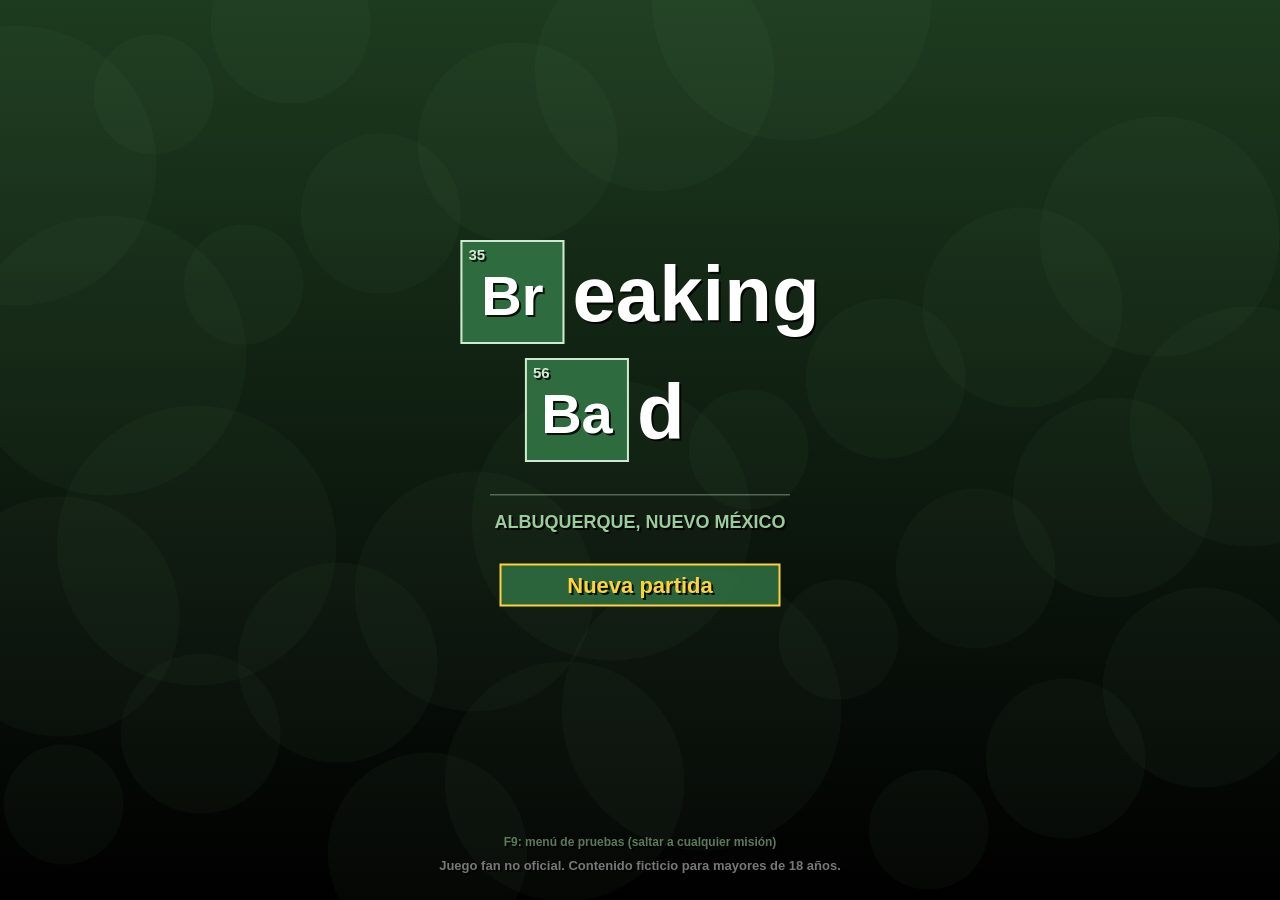
<file: index.html>
<!DOCTYPE html>
<html lang="es">
<head>
<meta charset="utf-8">
<meta name="viewport" content="width=device-width, initial-scale=1">
<title>Heisenberg: Albuquerque</title>
<link rel="stylesheet" href="css/style.css">
</head>
<body>
<canvas id="c"></canvas>
<!-- Orden de carga importante: todos comparten el ámbito global -->
<script src="maps/abq.js"></script>
<script src="js/world/mapcodec.js"></script>
<script src="js/core/config.js"></script>
<script src="js/world/geography.js"></script>
<script src="js/core/state.js"></script>
<script src="js/world/navigation.js"></script>
<script src="js/core/input.js"></script>
<script src="js/systems/audio.js"></script>
<script src="js/game/dialogue.js"></script>
<script src="js/cutscenes/shots.js"></script>
<script src="js/game/minigames.js"></script>
<script src="js/game/missions.js"></script>
<script src="js/missions/t1.js"></script>
<script src="js/missions/t2.js"></script>
<script src="js/missions/t3.js"></script>
<script src="js/missions/t4.js"></script>
<script src="js/missions/t5a.js"></script>
<script src="js/missions/t5b.js"></script>
<script src="js/missions/minigames.js"></script>
<script src="js/missions/side.js"></script>
<script src="js/game/devmenu.js"></script>
<script src="js/game/story.js"></script>
<script src="js/game/cooking.js"></script>
<script src="js/game/shop.js"></script>
<script src="js/game/combat.js"></script>
<script src="js/game/weapons.js"></script>
<script src="js/game/peds.js"></script>
<script src="js/core/update.js"></script>
<script src="js/world/vehicles.js"></script>
<script src="js/systems/save.js"></script>
<script src="js/render/render.js"></script>
<script src="js/render/hud.js"></script>
<script src="js/render/portraits.js"></script>
<script src="js/render/title.js"></script>
<script src="js/render/pausemap.js"></script>
<script src="js/cutscenes/engine.js"></script>
<script src="js/cutscenes/t1.js"></script>
<script src="js/cutscenes/t2.js"></script>
<script src="js/cutscenes/t3.js"></script>
<script src="js/cutscenes/t4.js"></script>
<script src="js/cutscenes/t5.js"></script>
<script src="js/interiors/interiors.js"></script>
<script src="js/interiors/plans.js"></script>
<script src="js/main.js"></script>
</body>
</html>
</file>
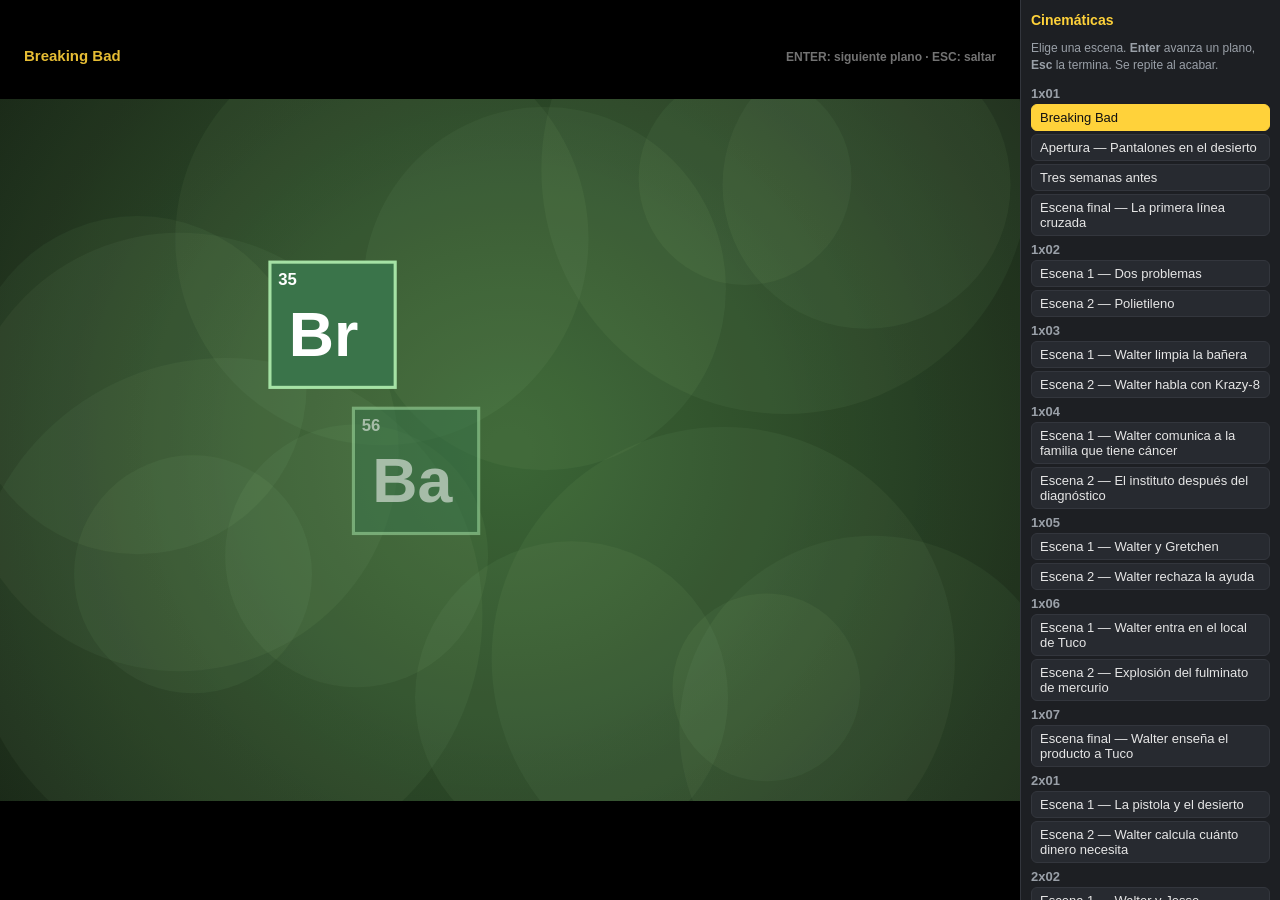
<file: tools/cinematicas.html>
<!DOCTYPE html>
<html lang="es">
<head>
<meta charset="utf-8">
<meta name="viewport" content="width=device-width, initial-scale=1">
<title>Visor de cinemáticas</title>
<style>
  :root{ --bg:#111214; --panel:#1d1f23; --line:#33363d; --text:#e6e6e6; --muted:#9aa0a8; --accent:#ffd23a; }
  html,body{margin:0;height:100%;background:var(--bg);color:var(--text);font:13px "Segoe UI",Arial,sans-serif;overflow:hidden}
  #c{position:absolute;left:0;top:0;width:calc(100% - 260px);height:100%;display:block}
  #side{position:absolute;right:0;top:0;bottom:0;width:260px;background:var(--panel);border-left:1px solid var(--line);overflow:auto;padding:10px;box-sizing:border-box}
  h1{font-size:14px;color:var(--accent);margin:2px 0 8px}
  .ep{margin:6px 0 2px;font-weight:700;color:var(--muted)}
  button{display:block;width:100%;text-align:left;font:inherit;color:var(--text);background:#272a30;border:1px solid var(--line);border-radius:6px;padding:5px 8px;margin:3px 0;cursor:pointer}
  button:hover{border-color:#5a6270} button.on{background:var(--accent);color:#111;border-color:var(--accent)}
  .hint{color:var(--muted);font-size:12px;line-height:1.4}
</style>
</head>
<body>
<canvas id="c"></canvas>
<div id="side"><h1>Cinemáticas</h1><p class="hint">Elige una escena. <b>Enter</b> avanza un plano, <b>Esc</b> la termina. Se repite al acabar.</p><div id="list"></div></div>
<script src="../maps/abq.js"></script>
<script src="../js/world/mapcodec.js"></script>
<script>
// el visor solo necesita el canvas: se sustituye el del juego por el de esta página
document.getElementById('c').id='c';
</script>
<script src="../js/core/config.js"></script>
<script>
  // tamaño del canvas descontando el panel lateral
  function resize(){ VW=cv.width=innerWidth-260; VH=cv.height=innerHeight; }
  resize();
</script>
<script src="../js/core/input.js"></script>
<script src="../js/systems/audio.js"></script>
<script src="../js/game/dialogue.js"></script>
<script src="../js/render/portraits.js"></script>
<script src="../js/render/render.js"></script>
<script src="../js/render/hud.js"></script>
<script src="../js/cutscenes/shots.js"></script>
<script src="../js/cutscenes/engine.js"></script>
<script src="../js/cutscenes/t1.js"></script>
<script src="../js/cutscenes/t2.js"></script>
<script src="../js/cutscenes/t3.js"></script>
<script src="../js/cutscenes/t4.js"></script>
<script src="../js/cutscenes/t5.js"></script>
<script src="../js/game/missions.js"></script>
<script src="../js/missions/t1.js"></script>
<script src="../js/missions/t2.js"></script>
<script src="../js/missions/t3.js"></script>
<script src="../js/missions/t4.js"></script>
<script src="../js/missions/t5a.js"></script>
<script src="../js/missions/t5b.js"></script>
<script>
// escenas que están dentro de las misiones (pasos 'cine'): también se listan, como "1x07 · misión"
for(const M of MISSIONS) for(const S of M.steps) if(S.scenes&&S.scenes.length){ const k=M.code+' · misión'; CUTSCENES[k]=(CUTSCENES[k]||[]).concat(S.scenes); }
</script>
<script>
"use strict";
// estado mínimo para las cinemáticas (el capítulo decide el aspecto de Walter)
var G={mi:0,clock:12*60,cine:null};
function heisLook(){ return G.mi>=ORDER.indexOf('2x01') && G.mi<ORDER.indexOf('5x15'); }
function missionIdx(c){ return ORDER.indexOf(c); }
const ORDER=Object.keys(CUTSCENES);
let cur=null;
function play(code,si){
  cur={code,si}; G.mi=ORDER.indexOf(code.split(' ')[0]);
  for(const b of document.querySelectorAll('#list button')) b.classList.toggle('on',b.dataset.k===code+'/'+si);
  const sc=(CUTSCENES[code]||[]).slice(si,si+1); if(!sc.length||!sc[0].shots||!sc[0].shots.length) return;
  playCutscene(sc,()=>setTimeout(()=>play(code,si),50));
}
const list=document.getElementById('list');
for(const code of ORDER){ const d=document.createElement('div'); d.className='ep'; d.textContent=code; list.appendChild(d);
  CUTSCENES[code].forEach((sc,si)=>{ const b=document.createElement('button'); b.dataset.k=code+'/'+si; b.textContent=sc.title.replace(/^\S+ · /,''); b.onclick=()=>play(code,si); list.appendChild(b); }); }
// parámetros: #cine=4x06&scene=1&shot=0&t=2 congela ese plano (para capturas)
const q=new URLSearchParams(location.hash.slice(1));
if(q.get('cine')){ play(q.get('cine'),+(q.get('scene')||0)); G.cine.shi=+(q.get('shot')||0); G.cine.t=+(q.get('t')||1.5); G.cine.hold=true; }
else play(ORDER[0],0);
let last=performance.now();
function loop(now){ const dt=Math.min(0.05,(now-last)/1000); last=now;
  if(G.cine){ updateCine(dt); if(G.cine) drawCine(now/1000); }
  for(const k in pressed) delete pressed[k]; mouse.clicked=false; requestAnimationFrame(loop); }
requestAnimationFrame(loop);
</script>
</body>
</html>
</file>
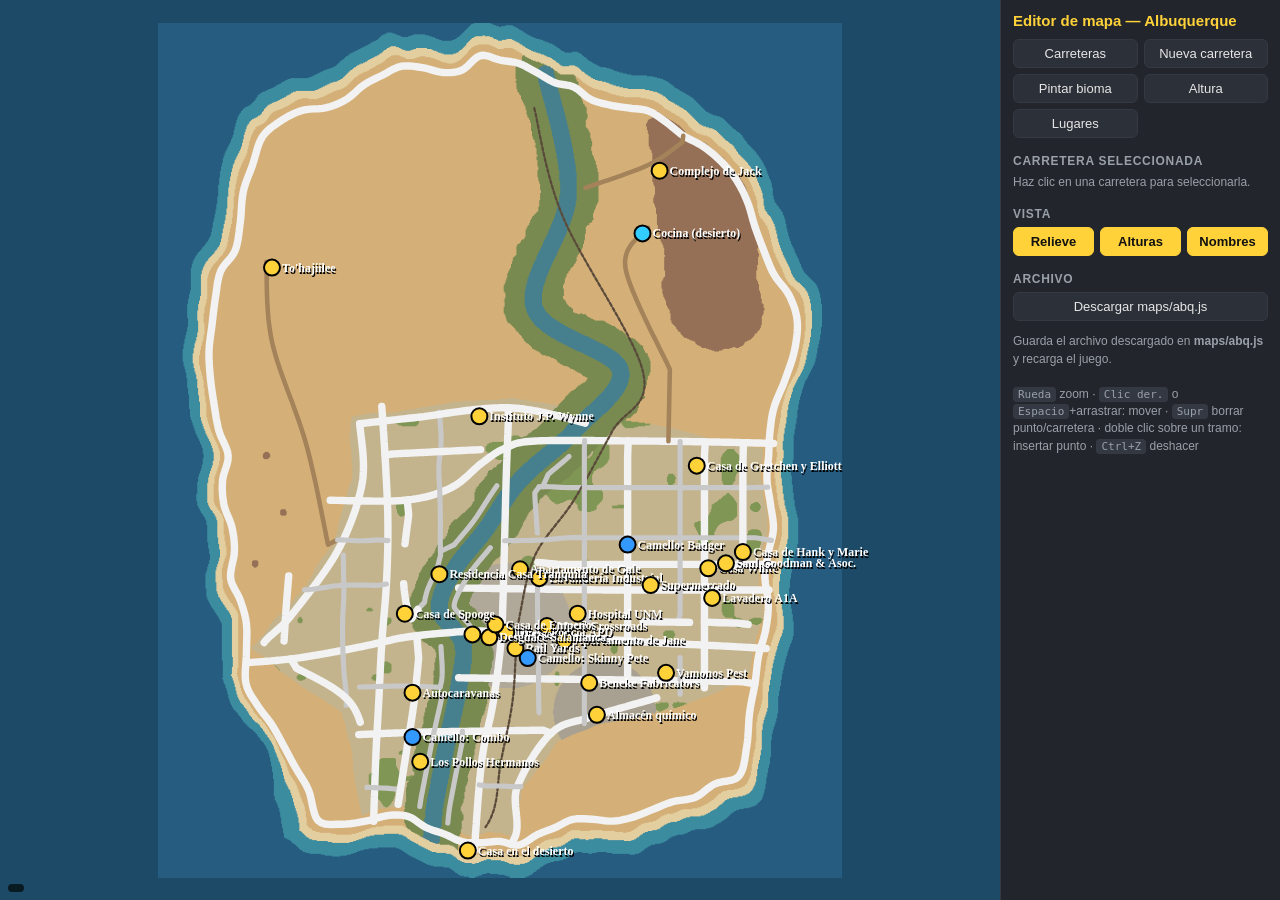
<file: tools/editor.html>
<!DOCTYPE html>
<html lang="es">
<head>
<meta charset="utf-8">
<meta name="viewport" content="width=device-width, initial-scale=1">
<title>Editor de mapa</title>
<style>
  :root{ --bg:#16181c; --panel:#22252b; --line:#353a42; --text:#e6e6e6; --muted:#9aa0a8; --accent:#ffd23a; }
  html,body{margin:0;height:100%;background:var(--bg);color:var(--text);font:13px "Segoe UI",Arial,sans-serif;overflow:hidden}
  #cv{position:absolute;left:0;top:0;width:calc(100% - 280px);height:100%;display:block;cursor:crosshair}
  #side{position:absolute;right:0;top:0;bottom:0;width:280px;background:var(--panel);border-left:1px solid var(--line);overflow:auto;padding:12px;box-sizing:border-box}
  h1{font-size:15px;margin:0 0 10px;color:var(--accent)}
  h2{font-size:12px;text-transform:uppercase;letter-spacing:.06em;color:var(--muted);margin:16px 0 6px}
  .tools{display:grid;grid-template-columns:1fr 1fr;gap:6px}
  button,select,input{font:inherit;color:var(--text);background:#2c3038;border:1px solid var(--line);border-radius:6px;padding:6px 8px}
  button{cursor:pointer} button:hover{border-color:#5a6270}
  button.on{background:var(--accent);color:#111;border-color:var(--accent);font-weight:600}
  label{display:block;margin:6px 0 2px;color:var(--muted)}
  input,select{width:100%;box-sizing:border-box}
  .row{display:flex;gap:6px} .row>*{flex:1}
  .swatches{display:grid;grid-template-columns:1fr 1fr;gap:4px}
  .sw{display:flex;align-items:center;gap:6px;padding:4px 6px;border:1px solid var(--line);border-radius:6px;cursor:pointer;font-size:12px}
  .sw i{width:14px;height:14px;border-radius:3px;flex:none}
  .sw.on{outline:2px solid var(--accent)}
  .hint{color:var(--muted);font-size:12px;line-height:1.45}
  kbd{background:#333842;border:1px solid var(--line);border-radius:4px;padding:0 4px;font-size:11px}
  #status{position:absolute;left:8px;bottom:8px;background:rgba(0,0,0,.65);padding:4px 8px;border-radius:6px;font-size:12px;pointer-events:none}
</style>
</head>
<body>
<canvas id="cv"></canvas>
<div id="status"></div>
<div id="side">
  <h1>Editor de mapa — Albuquerque</h1>
  <div class="tools" id="tools">
    <button data-t="select">Carreteras</button>
    <button data-t="newroad">Nueva carretera</button>
    <button data-t="biome">Pintar bioma</button>
    <button data-t="height">Altura</button>
    <button data-t="places">Lugares</button>
  </div>

  <div id="p-select">
    <h2>Carretera seleccionada</h2>
    <div id="roadPanel" class="hint">Haz clic en una carretera para seleccionarla.</div>
  </div>
  <div id="p-newroad" hidden>
    <h2>Nueva carretera</h2>
    <label>Tipo</label>
    <select id="newKind"><option value="street">Calle</option><option value="main">Avenida</option><option value="hwy">Autopista</option><option value="ramp">Rampa</option><option value="dirt">Tierra</option><option value="rail">Vía de tren</option></select>
    <label>Altura de los puntos (vacío = siguen el terreno)</label>
    <input id="newZ" type="number" step="0.5" placeholder="suelo">
    <p class="hint">Clic para añadir puntos. <kbd>Enter</kbd> termina, <kbd>Esc</kbd> cancela.</p>
  </div>
  <div id="p-biome" hidden>
    <h2>Bioma</h2>
    <div class="swatches" id="swatches"></div>
    <label>Tamaño del pincel: <span id="bsv"></span></label>
    <input id="bsize" type="range" min="16" max="1200" step="16" value="240">
  </div>
  <div id="p-height" hidden>
    <h2>Altura del terreno</h2>
    <div class="row"><button data-hm="raise" class="on">Subir</button><button data-hm="lower">Bajar</button><button data-hm="flat">Fijar</button></div>
    <label>Valor para "Fijar"</label><input id="hval" type="number" value="0" step="0.5">
    <label>Tamaño del pincel: <span id="hsv"></span></label>
    <input id="hsize" type="range" min="64" max="2400" step="32" value="480">
    <label>Fuerza</label><input id="hstr" type="range" min="0.1" max="3" step="0.1" value="1">
  </div>
  <div id="p-places" hidden>
    <h2>Lugares</h2>
    <p class="hint">Arrastra un lugar para moverlo. El juego lo coloca junto a la calle más cercana.</p>
    <div id="placeInfo" class="hint"></div>
  </div>

  <h2>Vista</h2>
  <div class="row"><button id="vShade" class="on">Relieve</button><button id="vLevels" class="on">Alturas</button><button id="vNames" class="on">Nombres</button></div>
  <h2>Archivo</h2>
  <button id="save" style="width:100%">Descargar maps/abq.js</button>
  <p class="hint">Guarda el archivo descargado en <b>maps/abq.js</b> y recarga el juego.<br><br>
  <kbd>Rueda</kbd> zoom · <kbd>Clic der.</kbd> o <kbd>Espacio</kbd>+arrastrar: mover · <kbd>Supr</kbd> borrar punto/carretera · doble clic sobre un tramo: insertar punto · <kbd>Ctrl+Z</kbd> deshacer</p>
</div>

<script src="../maps/abq.js"></script>
<script src="../js/world/mapcodec.js"></script>
<script>
"use strict";
const cv=document.getElementById('cv'), ctx=cv.getContext('2d');
let L=decodeMap(MAP);
const KCOL={hwy:'#e8b23a',main:'#f2f2f2',street:'#c8c8c8',ramp:'#f0a040',dirt:'#a4825a',rail:'#5a4a3a'};
const KW={hwy:180,main:130,street:90,ramp:110,dirt:80,rail:40};
let view={x:MAP.w/2,y:MAP.h/2,z:Math.min((innerWidth-280)/MAP.w,innerHeight/MAP.h)*0.95};
let tool='select', sel=null, selPt=-1, drag=null, building=null, hmode='raise', show={shade:true,levels:true,names:true};
const undo=[];
function snapshot(){ undo.push(JSON.stringify({roads:MAP.roads,places:MAP.places})); if(undo.length>60) undo.shift(); }

// ---------- capa de bioma/relieve pre-renderizada ----------
const bioCv=document.createElement('canvas'); bioCv.width=MAP.biome.cols; bioCv.height=MAP.biome.rows;
const bctx=bioCv.getContext('2d'); let bimg=bctx.createImageData(bioCv.width,bioCv.height);
function paintBiomeCells(i0,j0,i1,j1){
  const B=MAP.biome;
  i0=Math.max(0,i0); j0=Math.max(0,j0); i1=Math.min(B.cols-1,i1); j1=Math.min(B.rows-1,j1);
  for(let j=j0;j<=j1;j++) for(let i=i0;i<=i1;i++){
    const b=BIOMES[L.biome[j*B.cols+i]]||BIOMES[0], x=(i+.5)*B.cell, y=(j+.5)*B.cell;
    let k=1;
    if(show.shade&&!b.water){ const h0=mapHeight(MAP,L,x,y), hx=mapHeight(MAP,L,x+48,y), hy=mapHeight(MAP,L,x,y+48); k=Math.max(0.55,Math.min(1.35,1+((h0-hx)+(h0-hy))*0.06)); }
    const o=(j*B.cols+i)*4; bimg.data[o]=b.col[0]*k; bimg.data[o+1]=b.col[1]*k; bimg.data[o+2]=b.col[2]*k; bimg.data[o+3]=255;
  }
  bctx.putImageData(bimg,0,0);
}
paintBiomeCells(0,0,MAP.biome.cols,MAP.biome.rows);

// ---------- utilidades ----------
const W2S=(x,y)=>[(x-view.x)*view.z+cv.width/2,(y-view.y)*view.z+cv.height/2];
const S2W=(x,y)=>[(x-cv.width/2)/view.z+view.x,(y-cv.height/2)/view.z+view.y];
function segD(px,py,a,b){ const dx=b[0]-a[0],dy=b[1]-a[1],l=dx*dx+dy*dy; let t=l?((px-a[0])*dx+(py-a[1])*dy)/l:0; t=Math.max(0,Math.min(1,t)); return [Math.hypot(px-a[0]-dx*t,py-a[1]-dy*t),t]; }
function zOf(p){ return p[2]!==undefined&&p[2]!==null ? p[2] : mapHeight(MAP,L,p[0],p[1]); }
function pickRoad(x,y){ let best=null,bd=40/view.z+20,bi=-1; for(const r of MAP.roads) for(let i=0;i<r.pts.length-1;i++){ const [d]=segD(x,y,r.pts[i],r.pts[i+1]); if(d<bd){bd=d;best=r;bi=i;} } return best?{r:best,i:bi}:null; }
function pickPoint(r,x,y){ let bi=-1,bd=12/view.z; r.pts.forEach((p,i)=>{ const d=Math.hypot(p[0]-x,p[1]-y); if(d<bd){bd=d;bi=i;} }); return bi; }

// ---------- dibujo ----------
function draw(){
  cv.width=cv.clientWidth; cv.height=cv.clientHeight;
  ctx.fillStyle='#1d4a66'; ctx.fillRect(0,0,cv.width,cv.height);
  ctx.save(); ctx.translate(cv.width/2,cv.height/2); ctx.scale(view.z,view.z); ctx.translate(-view.x,-view.y);
  ctx.imageSmoothingEnabled=view.z<0.5; ctx.drawImage(bioCv,0,0,MAP.w,MAP.h);
  ctx.lineCap='round'; ctx.lineJoin='round';
  for(const r of MAP.roads){
    ctx.strokeStyle=r===sel?'#4fc3ff':KCOL[r.kind]||'#fff'; ctx.lineWidth=Math.max(KW[r.kind]||80,2/view.z)*(r===sel?1.15:1);
    if(r.kind==='rail') ctx.setLineDash([60,40]);
    ctx.beginPath(); r.pts.forEach((p,i)=>i?ctx.lineTo(p[0],p[1]):ctx.moveTo(p[0],p[1])); ctx.stroke(); ctx.setLineDash([]);
  }
  // tramos elevados (puentes) en naranja/rojo según la altura sobre el terreno
  if(show.levels) for(const r of MAP.roads) for(let i=0;i<r.pts.length-1;i++){
    const a=r.pts[i], b=r.pts[i+1], ha=zOf(a)-mapHeight(MAP,L,a[0],a[1]), hb=zOf(b)-mapHeight(MAP,L,b[0],b[1]), h=(ha+hb)/2;
    if(h<1.5) continue; ctx.strokeStyle=`rgba(255,${Math.max(40,200-h*16)},40,.9)`; ctx.lineWidth=Math.max((KW[r.kind]||80)*0.35,2/view.z);
    ctx.beginPath(); ctx.moveTo(a[0],a[1]); ctx.lineTo(b[0],b[1]); ctx.stroke(); }
  // puntos de la carretera seleccionada
  if(sel){ for(let i=0;i<sel.pts.length;i++){ const p=sel.pts[i]; ctx.fillStyle=i===selPt?'#ff4fa0':(p[2]!==undefined?'#ff9a2a':'#fff'); ctx.beginPath(); ctx.arc(p[0],p[1],(i===selPt?7:4.5)/view.z,0,7); ctx.fill(); } }
  if(building){ ctx.strokeStyle='#4fc3ff'; ctx.lineWidth=3/view.z; ctx.setLineDash([10/view.z,8/view.z]); ctx.beginPath(); building.pts.forEach((p,i)=>i?ctx.lineTo(p[0],p[1]):ctx.moveTo(p[0],p[1])); if(mouseW) ctx.lineTo(mouseW[0],mouseW[1]); ctx.stroke(); ctx.setLineDash([]); }
  // lugares
  const all=Object.entries(MAP.places).concat([['cook',Object.assign({name:'Cocina (desierto)'},MAP.cook)]]).concat(MAP.dealers.map((d,i)=>['dealer'+i,{x:d[0],y:d[1],name:d[2]}]));
  for(const [k,p] of all){ ctx.fillStyle=k==='cook'?'#3cf':k.startsWith('dealer')?'#39f':'#ffd23a'; ctx.strokeStyle='#000'; ctx.lineWidth=2/view.z; ctx.beginPath(); ctx.arc(p.x,p.y,8/view.z,0,7); ctx.fill(); ctx.stroke();
    if(show.names){ ctx.font=`bold ${12/view.z}px Segoe UI`; ctx.fillStyle='#000'; ctx.fillText(p.name,p.x+11/view.z,p.y+5/view.z+1/view.z); ctx.fillStyle='#fff'; ctx.fillText(p.name,p.x+10/view.z,p.y+4/view.z); } }
  // pincel
  if(mouseW&&(tool==='biome'||tool==='height')){ const r=tool==='biome'?+bsize.value/2:+hsize.value/2; ctx.strokeStyle='#fff'; ctx.lineWidth=1.5/view.z; ctx.beginPath(); ctx.arc(mouseW[0],mouseW[1],r,0,7); ctx.stroke(); }
  ctx.restore();
  if(mouseW){ const b=BIOMES[mapBiome(MAP,L,mouseW[0],mouseW[1])]; status.textContent=`x ${mouseW[0]|0}  y ${mouseW[1]|0}  ·  ${b?b.name:''}  ·  altura ${mapHeight(MAP,L,mouseW[0],mouseW[1]).toFixed(1)}`; }
}
let dirty=true; (function loop(){ if(dirty){ draw(); dirty=false; } requestAnimationFrame(loop); })();
addEventListener('resize',()=>dirty=true);

// ---------- panel de carretera ----------
function roadPanel(){
  const el=document.getElementById('roadPanel');
  if(!sel){ el.innerHTML='Haz clic en una carretera para seleccionarla.'; return; }
  const p=sel.pts[selPt];
  el.innerHTML=`<label>Nombre</label><input id="rName" value="${sel.name.replace(/"/g,'&quot;')}">
    <label>Tipo</label><select id="rKind">${Object.keys(KW).map(k=>`<option ${k===sel.kind?'selected':''}>${k}</option>`).join('')}</select>
    <p class="hint">${sel.pts.length} puntos. ${p?`Punto ${selPt}:`:'Selecciona un punto para editar su altura.'}</p>
    ${p?`<label>Altura del punto (vacío = terreno ${mapHeight(MAP,L,p[0],p[1]).toFixed(1)})</label><input id="pZ" type="number" step="0.5" value="${p[2]??''}">
    <div class="row" style="margin-top:6px"><button id="zRange">Aplicar a los siguientes 10</button></div>`:''}
    <div class="row" style="margin-top:8px"><button id="rDel">Borrar carretera</button></div>`;
  rName.oninput=()=>{ sel.name=rName.value; };
  rKind.onchange=()=>{ snapshot(); sel.kind=rKind.value; dirty=true; };
  rDel.onclick=()=>{ snapshot(); MAP.roads.splice(MAP.roads.indexOf(sel),1); sel=null; roadPanel(); dirty=true; };
  if(p){ pZ.onchange=()=>{ snapshot(); if(pZ.value==='') delete p[2]; else p[2]=+pZ.value; dirty=true; };
    zRange.onclick=()=>{ snapshot(); for(let i=selPt;i<Math.min(sel.pts.length,selPt+11);i++){ if(pZ.value==='') delete sel.pts[i][2]; else sel.pts[i][2]=+pZ.value; } dirty=true; }; }
}

// ---------- herramientas ----------
for(const b of document.querySelectorAll('#tools button')) b.onclick=()=>setTool(b.dataset.t);
function setTool(t){ tool=t; building=null; for(const b of document.querySelectorAll('#tools button')) b.classList.toggle('on',b.dataset.t===t);
  for(const p of ['select','newroad','biome','height','places']) document.getElementById('p-'+p).hidden=p!==t; dirty=true; }
setTool('select');
let curBiome=7;
const sw=document.getElementById('swatches');
for(const b of BIOMES){ const d=document.createElement('div'); d.className='sw'; d.innerHTML=`<i style="background:rgb(${b.col})"></i>${b.name}`; d.onclick=()=>{ curBiome=b.id; for(const x of sw.children) x.classList.remove('on'); d.classList.add('on'); }; sw.appendChild(d); if(b.id===curBiome) d.classList.add('on'); }
for(const b of document.querySelectorAll('[data-hm]')) b.onclick=()=>{ hmode=b.dataset.hm; for(const x of document.querySelectorAll('[data-hm]')) x.classList.toggle('on',x===b); };
const bsv=document.getElementById('bsv'), hsv=document.getElementById('hsv');
bsize.oninput=()=>bsv.textContent=bsize.value; hsize.oninput=()=>hsv.textContent=hsize.value; bsize.oninput(); hsize.oninput();
for(const [id,key] of [['vShade','shade'],['vLevels','levels'],['vNames','names']]) document.getElementById(id).onclick=e=>{ show[key]=!show[key]; e.target.classList.toggle('on',show[key]); if(key==='shade') paintBiomeCells(0,0,1e9,1e9); dirty=true; };

function paintBiome(x,y){
  const B=MAP.biome, r=+bsize.value/2, i0=Math.floor((x-r)/B.cell), i1=Math.floor((x+r)/B.cell), j0=Math.floor((y-r)/B.cell), j1=Math.floor((y+r)/B.cell);
  for(let j=Math.max(0,j0);j<=Math.min(B.rows-1,j1);j++) for(let i=Math.max(0,i0);i<=Math.min(B.cols-1,i1);i++)
    if(Math.hypot((i+.5)*B.cell-x,(j+.5)*B.cell-y)<=r) L.biome[j*B.cols+i]=curBiome;
  paintBiomeCells(i0,j0,i1,j1);
}
function paintHeight(x,y){
  const H=MAP.height, r=+hsize.value/2, s=+hstr.value;
  for(let j=Math.max(0,Math.floor((y-r)/H.cell));j<=Math.min(H.rows-1,Math.floor((y+r)/H.cell));j++)
  for(let i=Math.max(0,Math.floor((x-r)/H.cell));i<=Math.min(H.cols-1,Math.floor((x+r)/H.cell));i++){
    const d=Math.hypot((i+.5)*H.cell-x,(j+.5)*H.cell-y); if(d>r) continue; const f=1-d/r, k=j*H.cols+i;
    const target=(+hval.value-H.offset)/H.scale;
    let v=L.height[k];
    if(hmode==='raise') v+=s*f*4; else if(hmode==='lower') v-=s*f*4; else v+=(target-v)*Math.min(1,s*f*0.5);
    L.height[k]=Math.max(0,Math.min(255,Math.round(v)));
  }
  const B=MAP.biome; paintBiomeCells(Math.floor((x-r)/B.cell)-4,Math.floor((y-r)/B.cell)-4,Math.floor((x+r)/B.cell)+4,Math.floor((y+r)/B.cell)+4);
}
function placeAt(x,y){ let best=null,bd=20/view.z;
  for(const [k,p] of Object.entries(MAP.places)){ const d=Math.hypot(p.x-x,p.y-y); if(d<bd){bd=d;best=p;} }
  { const d=Math.hypot(MAP.cook.x-x,MAP.cook.y-y); if(d<bd){bd=d;best=MAP.cook;} }
  MAP.dealers.forEach(dl=>{ const d=Math.hypot(dl[0]-x,dl[1]-y); if(d<bd){bd=d;best={dealer:dl};} });
  return best; }

// ---------- ratón ----------
let mouseW=null, pan=null, space=false, painting=false;
cv.addEventListener('contextmenu',e=>e.preventDefault());
cv.addEventListener('wheel',e=>{ e.preventDefault(); const [wx,wy]=S2W(e.offsetX,e.offsetY); view.z*=Math.exp(-e.deltaY*0.0012); view.z=Math.max(0.02,Math.min(4,view.z)); const [nx,ny]=S2W(e.offsetX,e.offsetY); view.x+=wx-nx; view.y+=wy-ny; dirty=true; },{passive:false});
cv.addEventListener('mousedown',e=>{
  const [x,y]=S2W(e.offsetX,e.offsetY);
  if(e.button===2||e.button===1||space){ pan={sx:e.offsetX,sy:e.offsetY,vx:view.x,vy:view.y}; return; }
  if(tool==='select'){
    if(sel){ const i=pickPoint(sel,x,y); if(i>=0){ selPt=i; snapshot(); drag={pt:sel.pts[i]}; roadPanel(); dirty=true; return; } }
    const h=pickRoad(x,y); sel=h?h.r:null; selPt=-1; roadPanel(); dirty=true;
  } else if(tool==='newroad'){
    if(!building) building={id:Math.max(0,...MAP.roads.map(r=>r.id))+1,name:'Nueva carretera',kind:newKind.value,pts:[]};
    const p=[Math.round(x),Math.round(y)]; if(newZ.value!=='') p.push(+newZ.value); building.pts.push(p); dirty=true;
  } else if(tool==='biome'){ painting=true; paintBiome(x,y); dirty=true; }
  else if(tool==='height'){ painting=true; paintHeight(x,y); dirty=true; }
  else if(tool==='places'){ const p=placeAt(x,y); if(p){ snapshot(); drag={place:p}; placeInfo.textContent=p.name||'Camello'; } }
});
cv.addEventListener('dblclick',e=>{ if(tool!=='select'||!sel) return; const [x,y]=S2W(e.offsetX,e.offsetY);
  for(let i=0;i<sel.pts.length-1;i++){ const [d,t]=segD(x,y,sel.pts[i],sel.pts[i+1]); if(d<30/view.z+10){ snapshot(); const a=sel.pts[i],b=sel.pts[i+1], p=[Math.round(a[0]+(b[0]-a[0])*t),Math.round(a[1]+(b[1]-a[1])*t)];
    if(a[2]!==undefined&&b[2]!==undefined) p.push(+(a[2]+(b[2]-a[2])*t).toFixed(2)); sel.pts.splice(i+1,0,p); selPt=i+1; roadPanel(); dirty=true; return; } } });
addEventListener('mousemove',e=>{
  if(e.target!==cv&&!drag&&!pan&&!painting) return;
  const r=cv.getBoundingClientRect(), ox=e.clientX-r.left, oy=e.clientY-r.top; mouseW=S2W(ox,oy); dirty=true;
  if(pan){ view.x=pan.vx-(ox-pan.sx)/view.z; view.y=pan.vy-(oy-pan.sy)/view.z; return; }
  if(drag&&drag.pt){ drag.pt[0]=Math.round(mouseW[0]); drag.pt[1]=Math.round(mouseW[1]); }
  if(drag&&drag.place){ const p=drag.place; if(p.dealer){ p.dealer[0]=Math.round(mouseW[0]); p.dealer[1]=Math.round(mouseW[1]); } else { p.x=Math.round(mouseW[0]); p.y=Math.round(mouseW[1]); } }
  if(painting&&tool==='biome') paintBiome(mouseW[0],mouseW[1]);
  if(painting&&tool==='height') paintHeight(mouseW[0],mouseW[1]);
});
addEventListener('mouseup',()=>{ if(drag&&drag.pt) roadPanel(); pan=null; drag=null; painting=false; });
addEventListener('keydown',e=>{
  if(e.target.tagName==='INPUT') return;
  if(e.key===' '){ space=true; e.preventDefault(); }
  if(e.key==='Enter'&&building){ if(building.pts.length>1){ snapshot(); MAP.roads.push(building); sel=building; setTool('select'); roadPanel(); } building=null; dirty=true; }
  if(e.key==='Escape'){ building=null; dirty=true; }
  if((e.key==='Delete'||e.key==='Backspace')&&sel){ snapshot(); if(selPt>=0&&sel.pts.length>2){ sel.pts.splice(selPt,1); selPt=-1; } else { MAP.roads.splice(MAP.roads.indexOf(sel),1); sel=null; } roadPanel(); dirty=true; }
  if(e.key==='z'&&(e.ctrlKey||e.metaKey)&&undo.length){ const s=JSON.parse(undo.pop()); MAP.roads=s.roads; MAP.places=s.places; sel=null; roadPanel(); dirty=true; }
});
addEventListener('keyup',e=>{ if(e.key===' ') space=false; });

// ---------- exportar ----------
document.getElementById('save').onclick=()=>{
  const out=encodeMap(MAP,L);
  const blob=new Blob(['// Mapa generado por tools/generate-map.js y editable con tools/editor.html\n"use strict";\nconst MAP = '+JSON.stringify(out)+';\n'],{type:'text/javascript'});
  const a=document.createElement('a'); a.href=URL.createObjectURL(blob); a.download='abq.js'; a.click(); setTimeout(()=>URL.revokeObjectURL(a.href),2000);
};
</script>
</body>
</html>
</file>
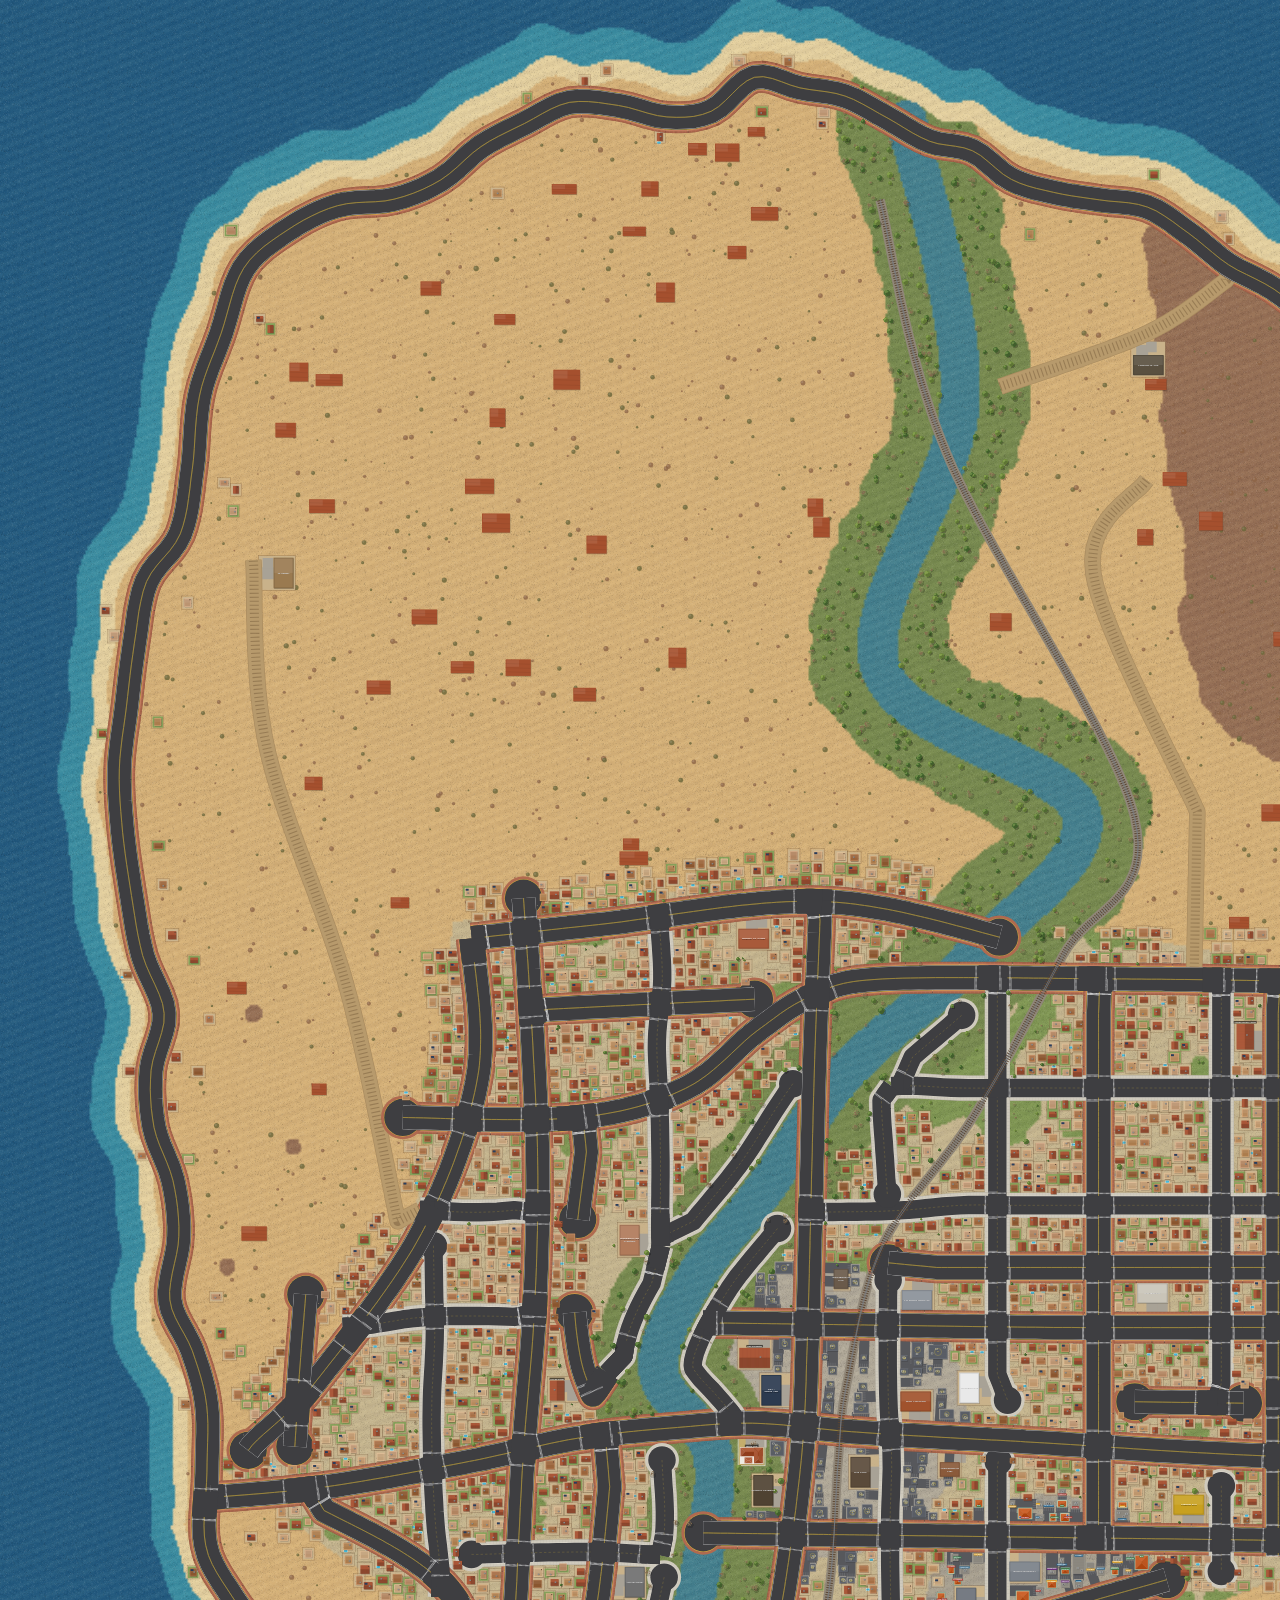
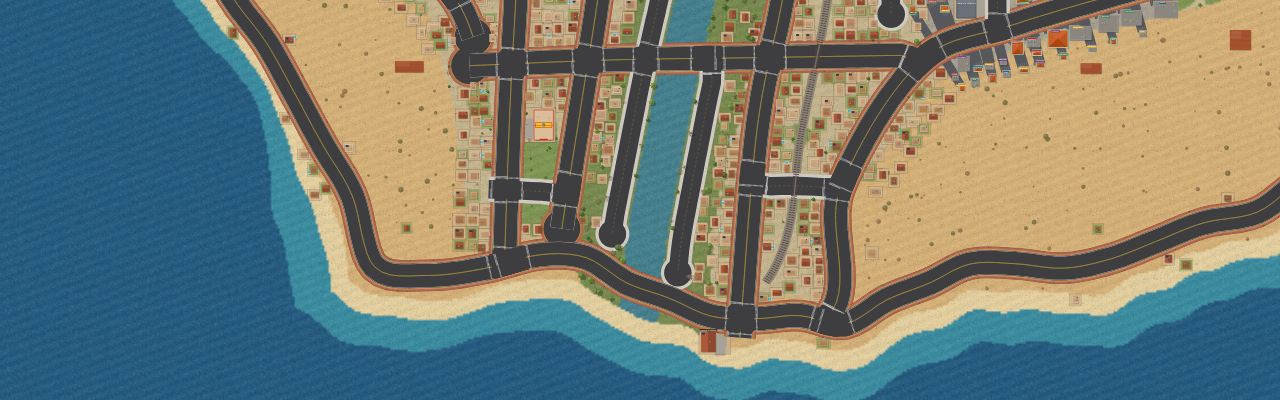
<file: tools/satelite.html>
<!DOCTYPE html>
<html lang="es">
<head>
<meta charset="utf-8">
<meta name="viewport" content="width=device-width, initial-scale=1">
<title>Vista satélite</title>
<style>html,body{margin:0;background:#111;color:#ddd;font:13px "Segoe UI",Arial}#c{display:none}#out{display:block}</style>
</head>
<body>
<canvas id="c"></canvas>
<canvas id="out"></canvas>
<script src="../maps/abq.js"></script>
<script src="../js/world/mapcodec.js"></script>
<script src="../js/core/config.js"></script>
<script src="../js/world/geography.js"></script>
<script src="../js/core/state.js"></script>
<script src="../js/world/navigation.js"></script>
<script src="../js/core/input.js"></script>
<script src="../js/systems/audio.js"></script>
<script src="../js/game/dialogue.js"></script>
<script src="../js/cutscenes/shots.js"></script>
<script src="../js/game/minigames.js"></script>
<script src="../js/game/missions.js"></script>
<script src="../js/missions/t1.js"></script>
<script src="../js/missions/t2.js"></script>
<script src="../js/missions/t3.js"></script>
<script src="../js/missions/t4.js"></script>
<script src="../js/missions/t5a.js"></script>
<script src="../js/missions/t5b.js"></script>
<script src="../js/missions/minigames.js"></script>
<script src="../js/game/story.js"></script>
<script src="../js/game/cooking.js"></script>
<script src="../js/game/shop.js"></script>
<script src="../js/game/combat.js"></script>
<script src="../js/core/update.js"></script>
<script src="../js/world/vehicles.js"></script>
<script src="../js/systems/save.js"></script>
<script src="../js/render/render.js"></script>
<script src="../js/render/hud.js"></script>
<script src="../js/render/portraits.js"></script>
<script src="../js/render/title.js"></script>
<script src="../js/render/pausemap.js"></script>
<script src="../js/cutscenes/engine.js"></script>
<script src="../js/cutscenes/t1.js"></script>
<script src="../js/cutscenes/t2.js"></script>
<script src="../js/cutscenes/t3.js"></script>
<script src="../js/cutscenes/t4.js"></script>
<script src="../js/cutscenes/t5.js"></script>
<script src="../js/interiors/interiors.js"></script>
<script src="../js/interiors/plans.js"></script>
<script>
"use strict";
// Vista cenital del mapa con el mismo render del juego.
// Parámetros (#): x,y,w,h = zona del mundo (por defecto todo) · px = ancho de la imagen en píxeles
// Ej.: tools/satelite.html#x=5000&y=9000&w=3000&h=2000&px=1800
newGame(); G.camLock=true;
const q=new URLSearchParams(location.hash.slice(1));
const X=+(q.get('x')||0), Y=+(q.get('y')||0), Wd=+(q.get('w')||WW), Hd=+(q.get('h')||WH), PX=+(q.get('px')||1600);
const sc=PX/Wd, out=document.getElementById('out'); out.width=PX; out.height=Math.round(Hd*sc);
initRender();
const og=out.getContext('2d'), saved=ctx; ctx=og;
ctx.setTransform(sc,0,0,sc,-X*sc,-Y*sc);
drawStatic(X,Y,X+Wd,Y+Hd,[]);
// edificios (tejado sobre su planta) y árboles
for(const tr of treesIn(X,Y,X+Wd,Y+Hd)) drawTreeSprite(tr);
for(const s of solidsIn(X,Y,X+Wd,Y+Hd)){ if(s.kind==='cactus') continue; ctx.fillStyle='rgba(0,0,0,.25)'; ctx.fillRect(s.x+4,s.y+5,s.w,s.h); drawRoof(s,s.x,s.y); }
// tableros elevados: cámara centrada en la zona para la perspectiva
cam.z=sc; cam.x=X; cam.y=Y; VW=Wd*sc; VH=Hd*sc; drawOverpasses();
if(q.has('labels')){ ctx.font=(14/sc)+'px sans-serif'; ctx.fillStyle='#ff0'; for(const k in LOC){ const L=LOC[k]; if(L.x<X||L.x>X+Wd||L.y<Y||L.y>Y+Hd) continue; ctx.fillText(L.name,L.x,L.y); } }
ctx=saved; document.title='listo';
</script>
</body>
</html>
</file>
<file: css/style.css>
html,body{margin:0;height:100%;background:#000;overflow:hidden;font-family:"Segoe UI",Arial,sans-serif}
canvas{display:block;width:100vw;height:100vh;cursor:url("data:image/svg+xml,%3Csvg%20xmlns%3D%22http%3A//www.w3.org/2000/svg%22%20width%3D%2232%22%20height%3D%2232%22%20viewBox%3D%220%200%2032%2032%22%3E%20%3Ccircle%20cx%3D%2216%22%20cy%3D%2216%22%20r%3D%2213%22%20fill%3D%22none%22%20stroke%3D%22%230b1a10%22%20stroke-width%3D%223.2%22%20opacity%3D%22.75%22/%3E%20%3Ccircle%20cx%3D%2216%22%20cy%3D%2216%22%20r%3D%2213%22%20fill%3D%22none%22%20stroke%3D%22%237fe0ff%22%20stroke-width%3D%221.4%22/%3E%20%3Cpolygon%20points%3D%2216%2C5%2022%2C13%2018.5%2C26%2013.5%2C26%2010%2C13%22%20fill%3D%22%233fb6e8%22%20stroke%3D%22%2306202c%22%20stroke-width%3D%221.4%22%20stroke-linejoin%3D%22round%22/%3E%20%3Cpolygon%20points%3D%2216%2C5%2022%2C13%2016%2C15%22%20fill%3D%22%23a8ecff%22/%3E%20%3Cpolygon%20points%3D%2210%2C13%2016%2C15%2013.5%2C26%22%20fill%3D%22%231d7fb4%22/%3E%20%3Cpolygon%20points%3D%2216%2C15%2022%2C13%2018.5%2C26%22%20fill%3D%22%232a9ad0%22/%3E%20%3Ccircle%20cx%3D%2216%22%20cy%3D%2216%22%20r%3D%221.4%22%20fill%3D%22%23fff%22%20stroke%3D%22%2306202c%22%20stroke-width%3D%22.6%22/%3E%20%3C/svg%3E") 16 16, crosshair}
</file>
